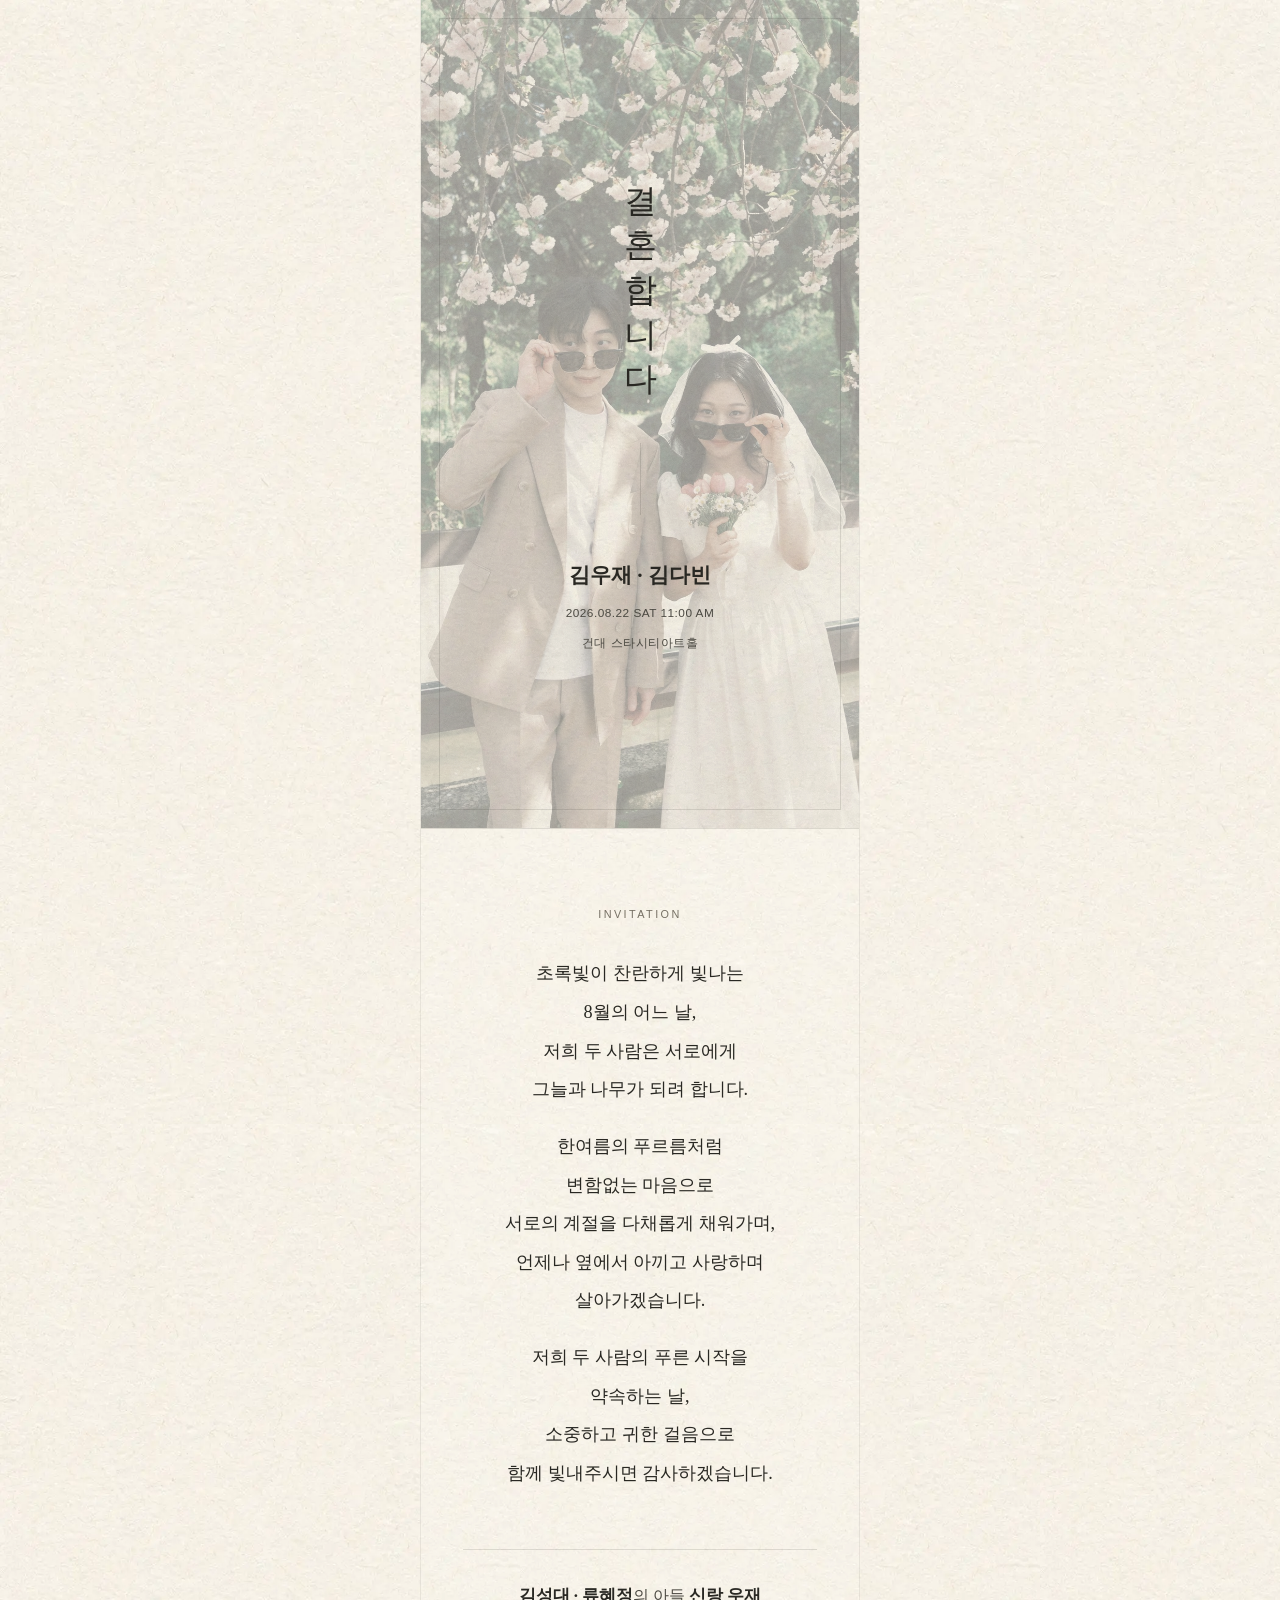
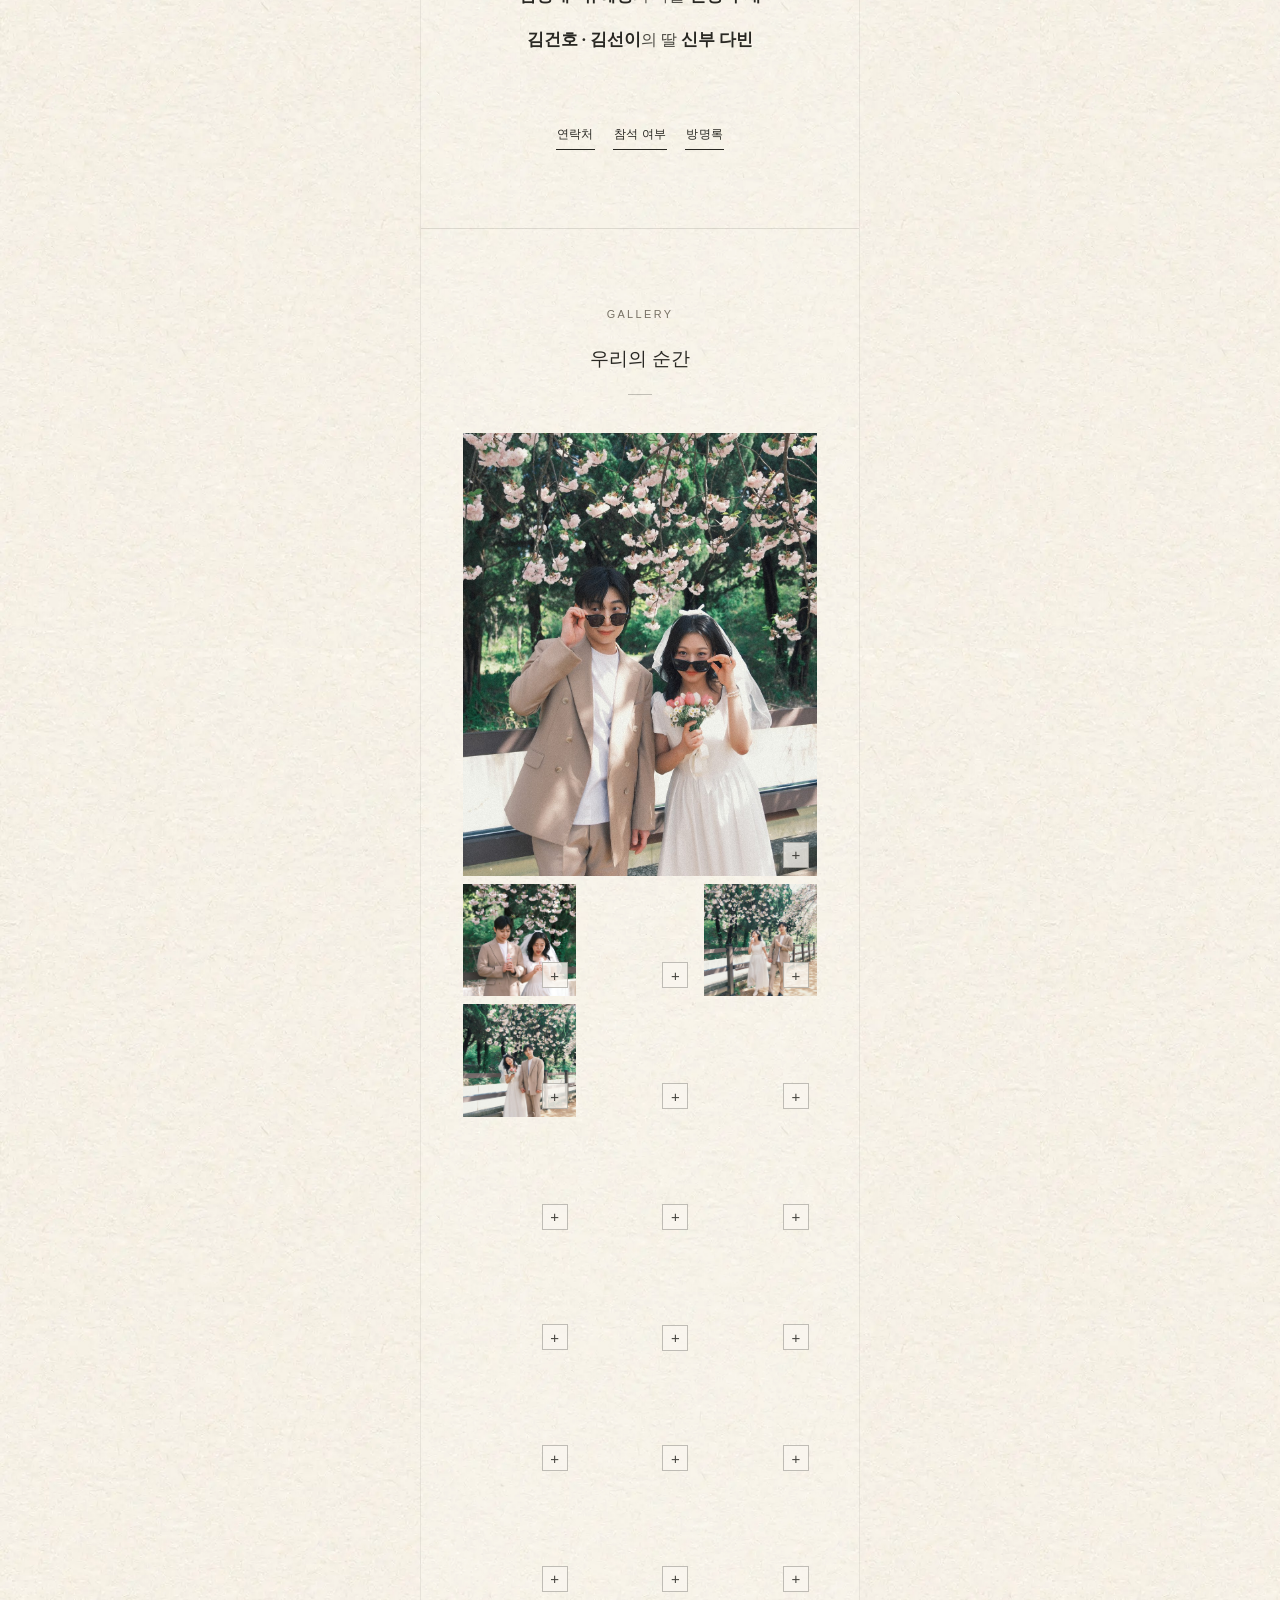
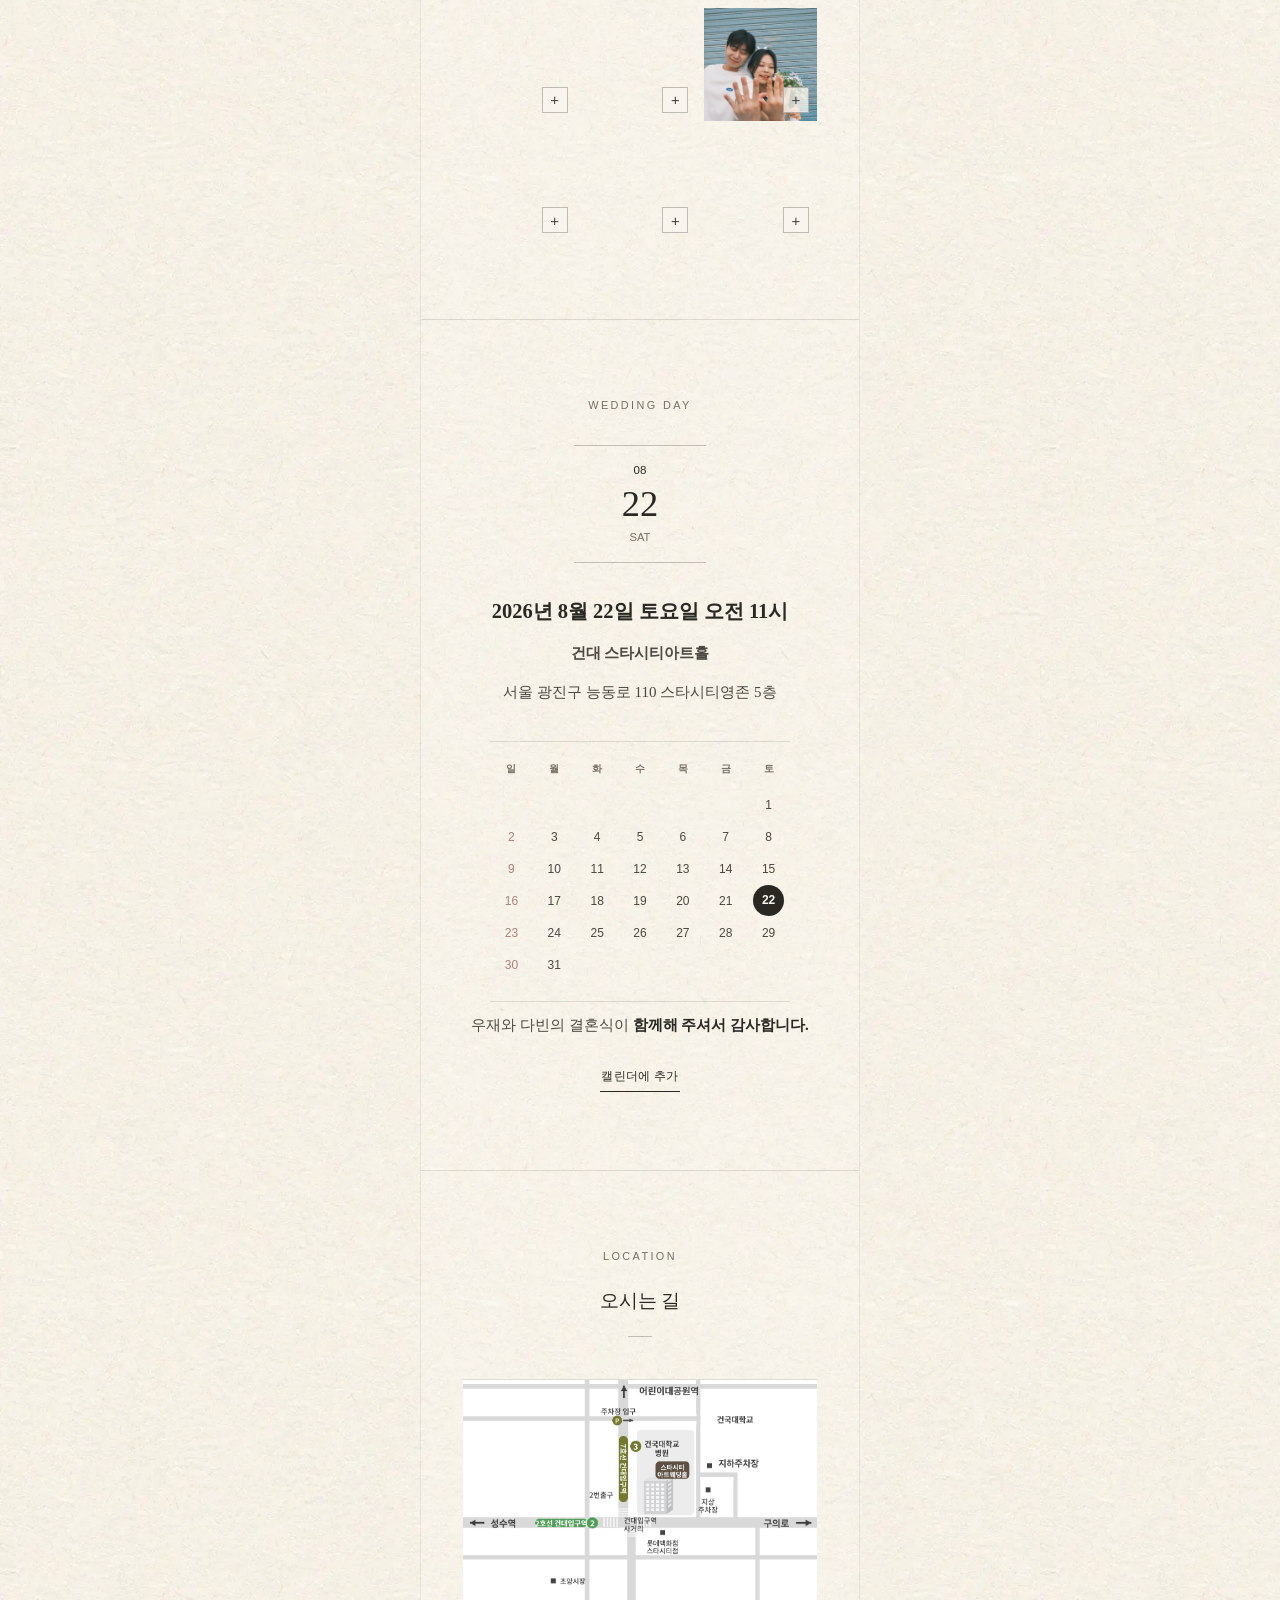
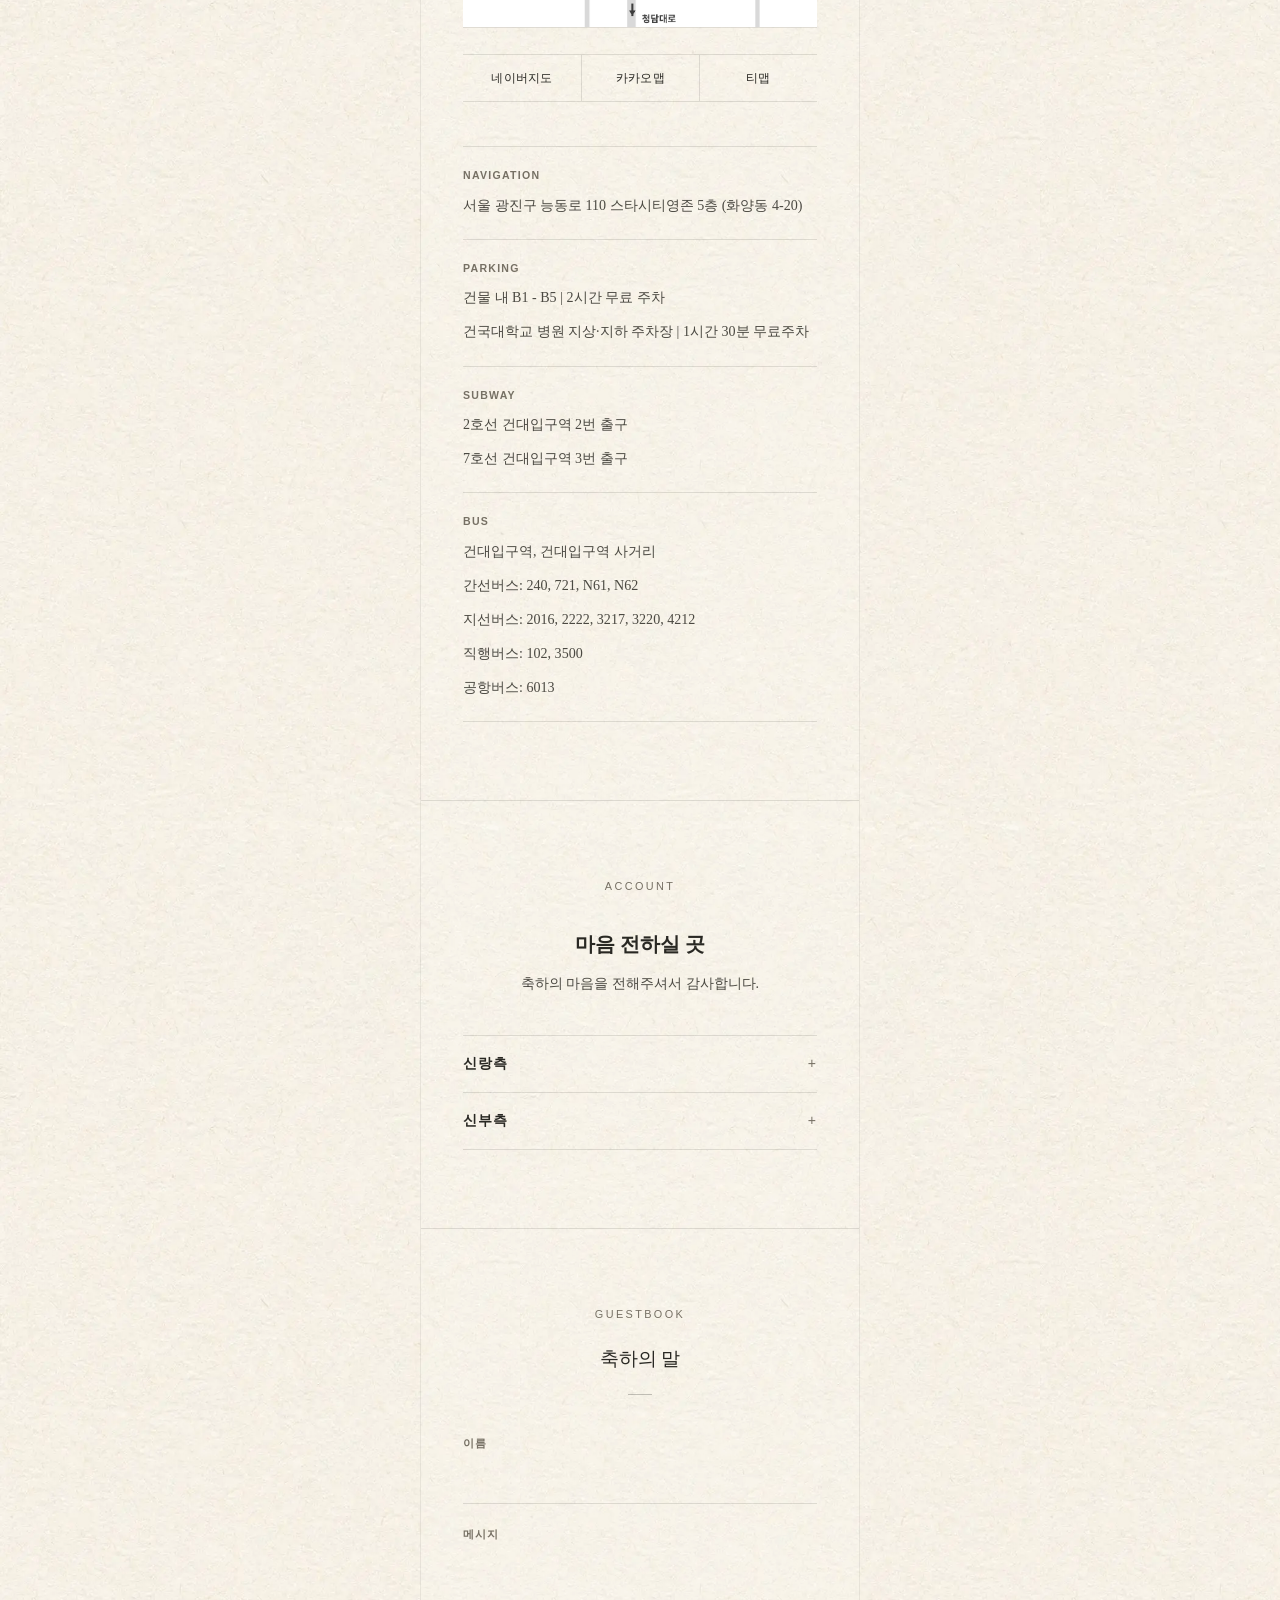
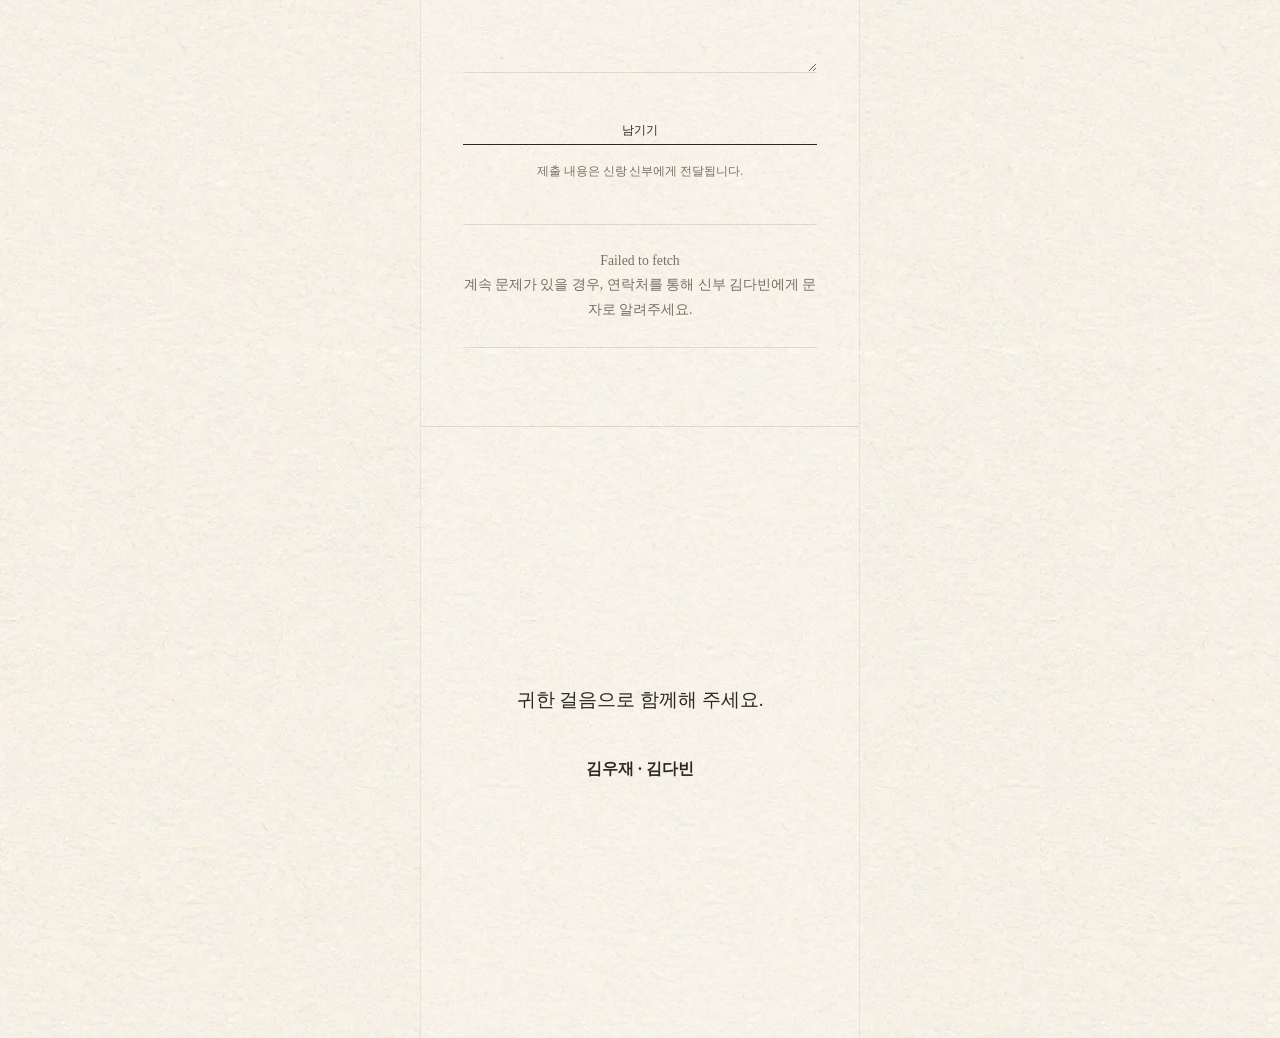
<file: index.html>
<!doctype html>
<html lang="ko">
  <head>
    <meta charset="utf-8" />
    <meta name="viewport" content="width=device-width, initial-scale=1" />
    <meta
      name="description"
      content="김우재와 김다빈의 모바일 청첩장. 2026년 8월 22일 토요일 오전 11시, 건대 스타시티아트홀."
    />
    <meta name="theme-color" content="#f4efe6" />
    <title>김우재 · 김다빈 결혼합니다</title>
    <link rel="preload" href="assets/paper-ivory.webp" as="image" type="image/webp" />
    <link rel="stylesheet" href="styles.css?v=20260629-reception-private1" />
  </head>
  <body>
    <main id="app" aria-label="김우재와 김다빈의 모바일 청첩장"></main>

    <dialog id="photoDialog" class="photo-dialog" aria-label="이미지 크게 보기">
      <button class="dialog-close" type="button" aria-label="이미지 닫기">닫기</button>
      <div class="photo-viewer">
        <button class="dialog-nav dialog-prev" type="button" aria-label="이전 사진" data-photo-prev>‹</button>
        <figure class="dialog-figure">
          <div class="dialog-image-stage">
            <img alt="" draggable="false" />
          </div>
          <figcaption class="dialog-counter" aria-live="polite"></figcaption>
        </figure>
        <button class="dialog-nav dialog-next" type="button" aria-label="다음 사진" data-photo-next>›</button>
        <button class="dialog-reset" type="button" data-photo-reset aria-label="이미지 원래 크기로 보기">원래 크기</button>
      </div>
    </dialog>

    <script src="script.js?v=20260809-gallery-correction1"></script>
  </body>
</html>
</file>
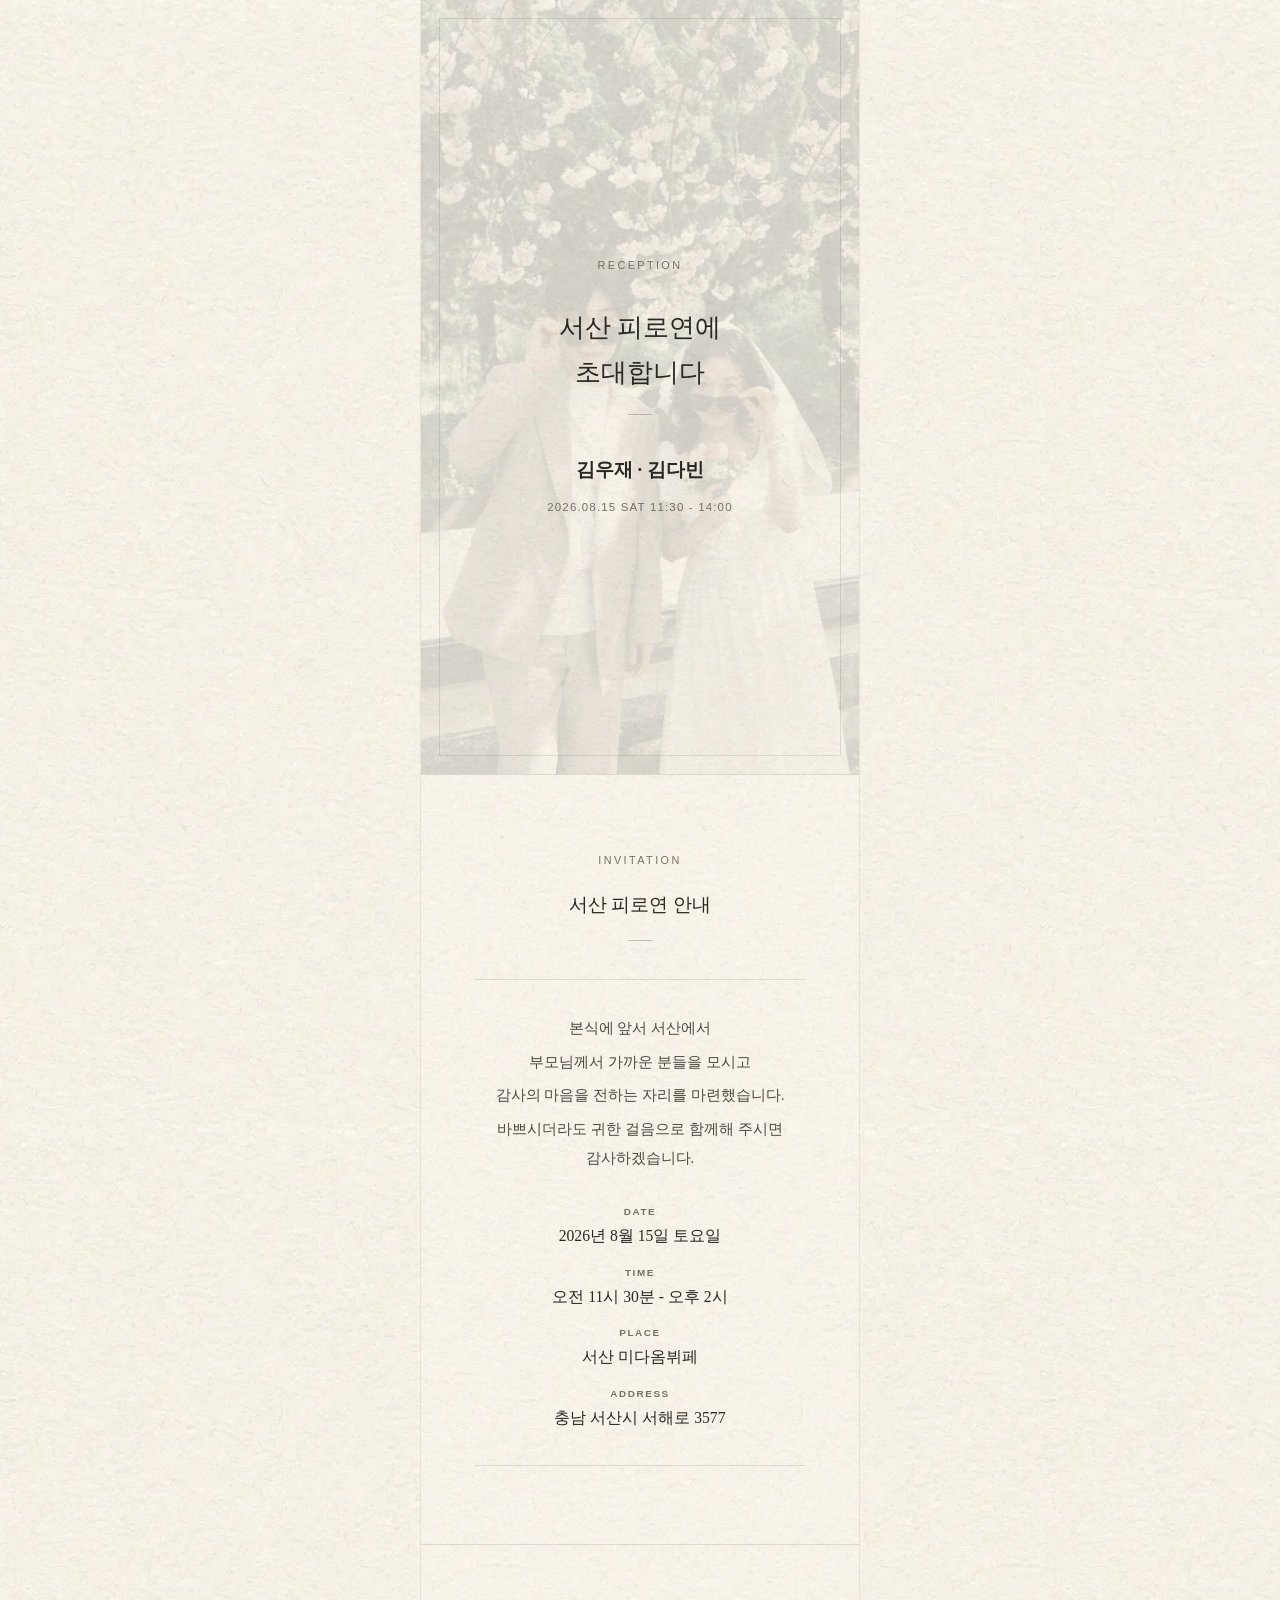
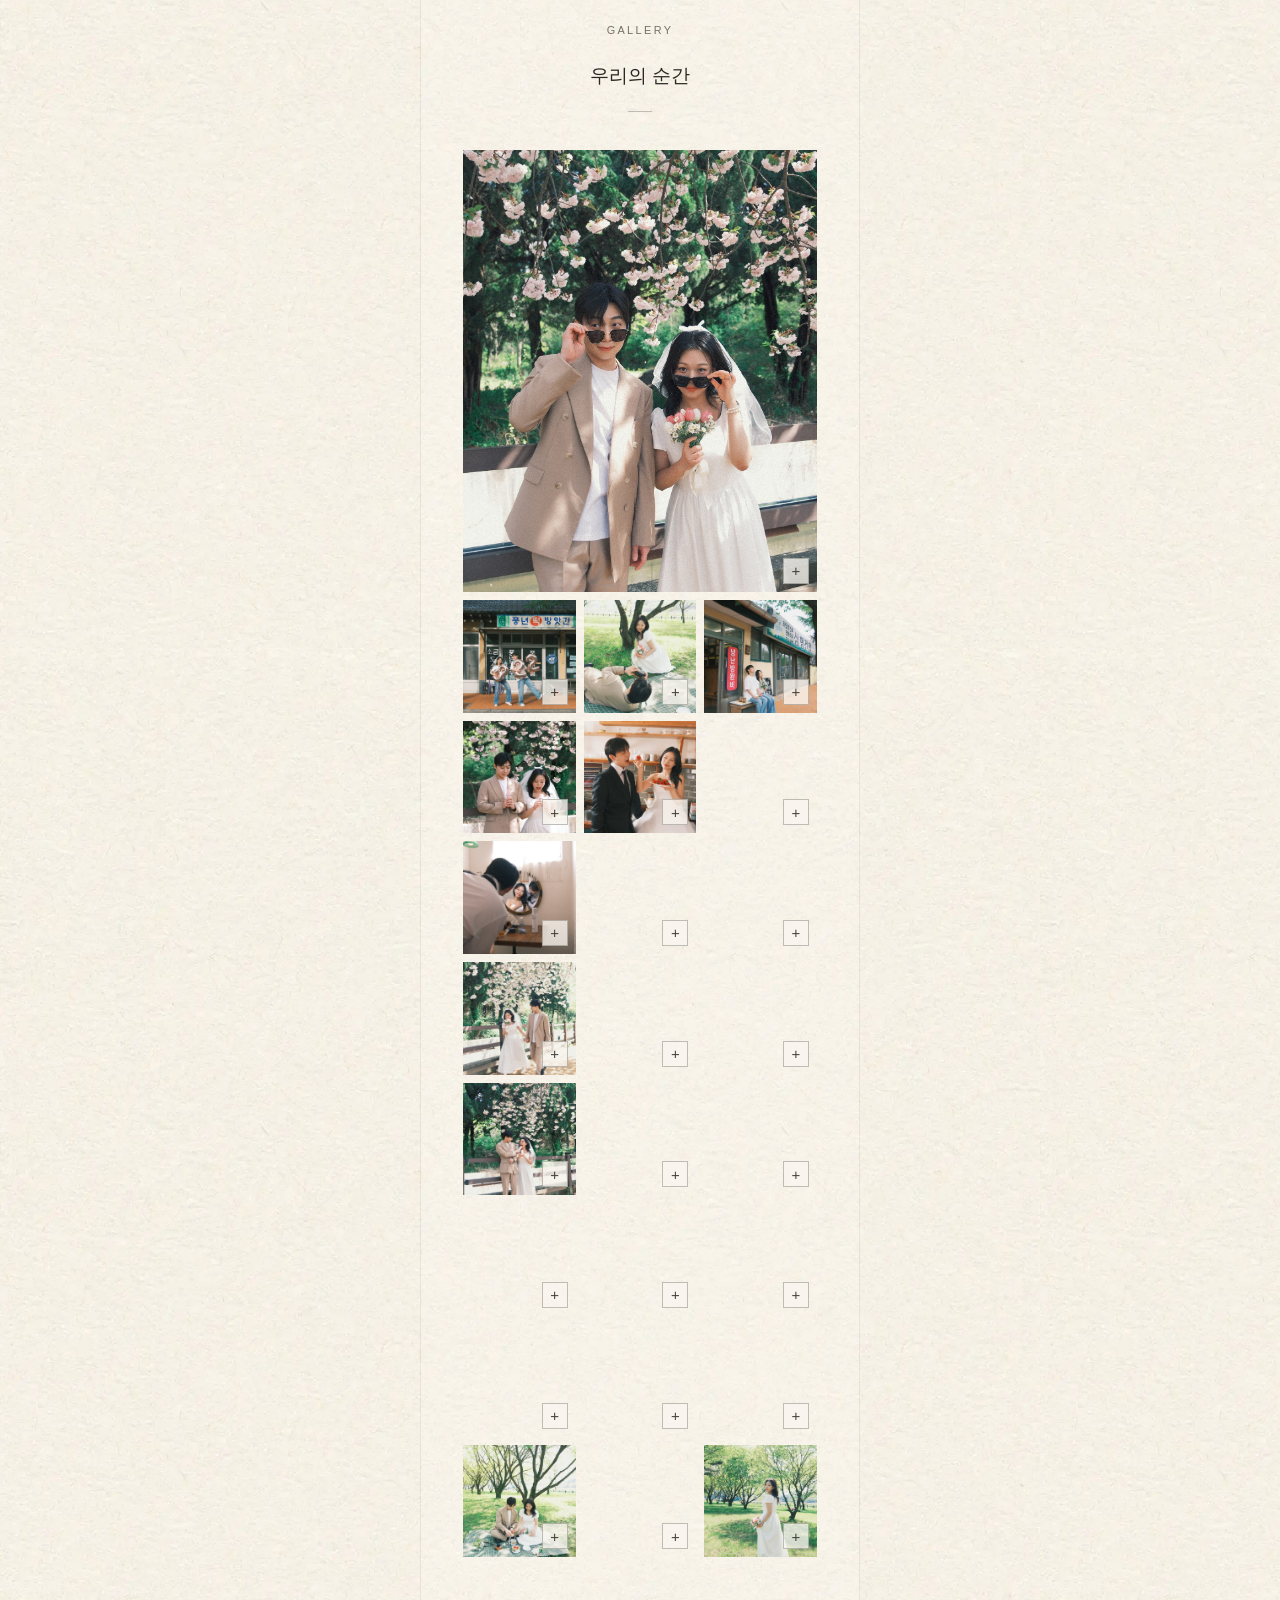
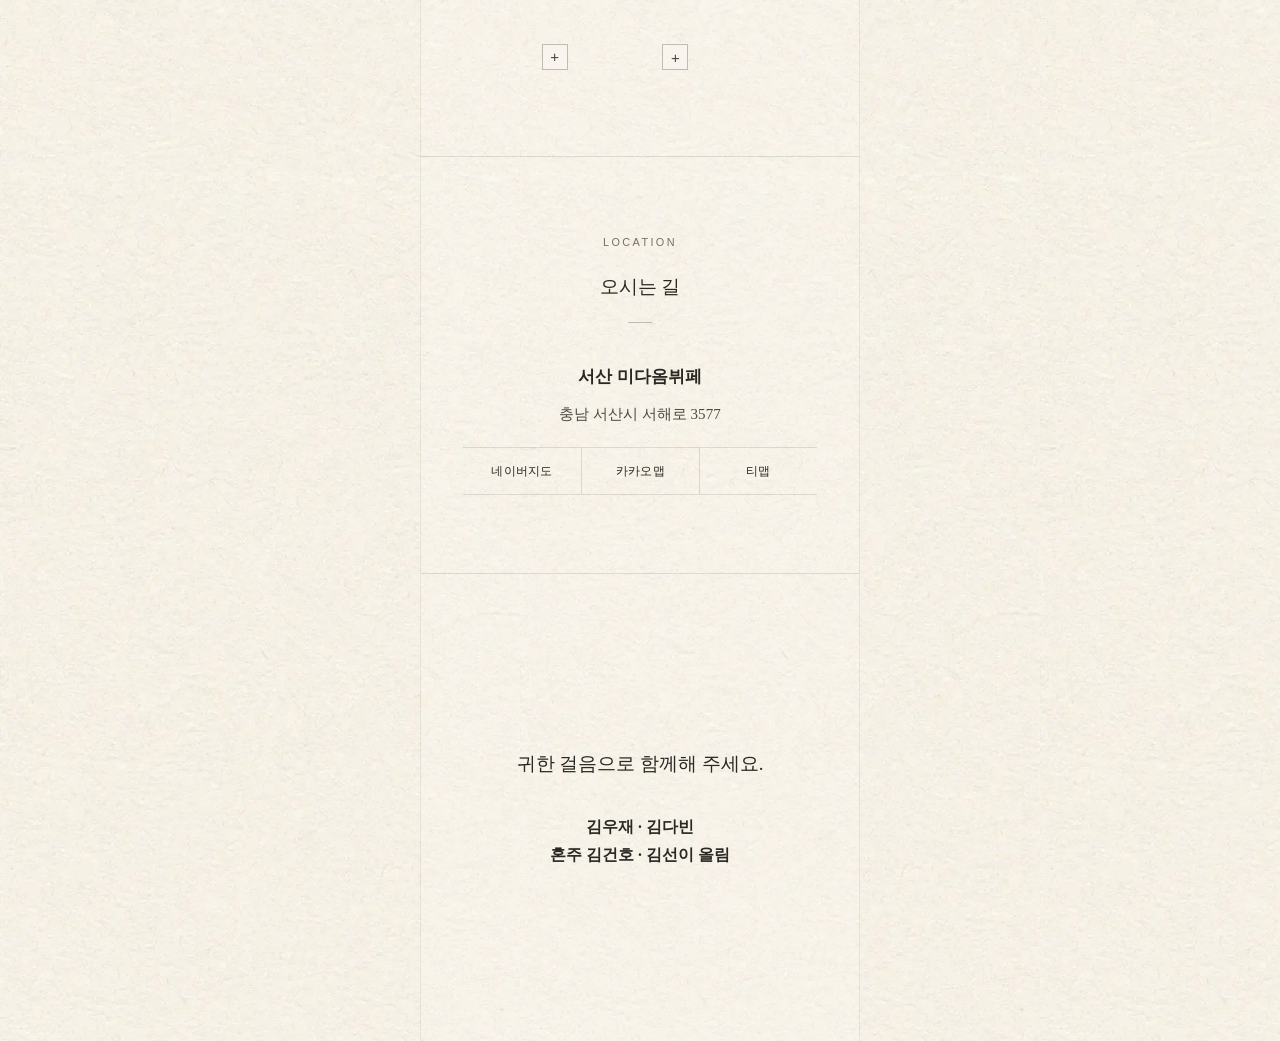
<file: reception/index.html>
<!doctype html>
<html lang="ko">
  <head>
    <meta charset="utf-8" />
    <meta name="viewport" content="width=device-width, initial-scale=1" />
    <meta
      name="description"
      content="김우재와 김다빈의 서산 피로연 안내. 2026년 8월 15일 토요일 오전 11시 30분부터 오후 2시까지, 서산 미다옴뷔페."
    />
    <meta name="theme-color" content="#f4efe6" />
    <title>서산 피로연 안내 | 김우재 · 김다빈</title>
    <link rel="preload" href="../assets/paper-ivory.webp" as="image" type="image/webp" />
    <link rel="preload" href="../assets/photos/photo-01.jpg" as="image" />
    <link rel="stylesheet" href="../styles.css?v=20260719-reception-gallery1" />
  </head>
  <body class="reception-page">
    <dialog id="photoDialog" class="photo-dialog" aria-label="이미지 크게 보기">
      <button class="dialog-close" type="button" aria-label="이미지 닫기">닫기</button>
      <div class="photo-viewer">
        <button class="dialog-nav dialog-prev" type="button" aria-label="이전 사진" data-photo-prev>‹</button>
        <figure class="dialog-figure">
          <div class="dialog-image-stage">
            <img alt="" draggable="false" />
          </div>
          <figcaption class="dialog-counter" aria-live="polite"></figcaption>
        </figure>
        <button class="dialog-nav dialog-next" type="button" aria-label="다음 사진" data-photo-next>›</button>
        <button class="dialog-reset" type="button" data-photo-reset aria-label="이미지 원래 크기로 보기">원래 크기</button>
      </div>
    </dialog>

    <main id="app" aria-label="김우재와 김다빈의 서산 피로연 안내">
      <section class="section reception-cover" aria-labelledby="receptionHeroTitle">
        <div class="reception-cover-photo" aria-hidden="true">
          <img src="../assets/photos/photo-01.jpg" alt="" />
        </div>
        <div class="reception-cover-inner">
          <p class="section-kicker">RECEPTION</p>
          <h1 id="receptionHeroTitle" class="reception-cover-title">서산 피로연에 초대합니다</h1>
          <div class="section-rule-small" aria-hidden="true"></div>
          <p class="reception-cover-names">김우재 · 김다빈</p>
          <p class="reception-cover-date">2026.08.15 SAT 11:30 - 14:00</p>
        </div>
      </section>

      <section class="section reception-main" aria-labelledby="receptionInfoTitle">
        <p id="receptionInfoTitle" class="section-kicker">INVITATION</p>
        <h2 class="section-title">서산 피로연 안내</h2>
        <div class="section-rule-small" aria-hidden="true"></div>
        <div class="reception-panel">
          <div class="reception-intro">
            <p>본식에 앞서 서산에서</p>
            <p>부모님께서 가까운 분들을 모시고</p>
            <p>감사의 마음을 전하는 자리를 마련했습니다.</p>
            <p>바쁘시더라도 귀한 걸음으로 함께해 주시면 감사하겠습니다.</p>
          </div>
          <dl class="reception-details">
            <div>
              <dt>DATE</dt>
              <dd>2026년 8월 15일 토요일</dd>
            </div>
            <div>
              <dt>TIME</dt>
              <dd>오전 11시 30분 - 오후 2시</dd>
            </div>
            <div>
              <dt>PLACE</dt>
              <dd>서산 미다옴뷔페</dd>
            </div>
            <div>
              <dt>ADDRESS</dt>
              <dd>충남 서산시 서해로 3577</dd>
            </div>
          </dl>
        </div>
      </section>

      <section class="section gallery reception-gallery" aria-labelledby="receptionGalleryTitle">
        <p id="receptionGalleryTitle" class="section-kicker">GALLERY</p>
        <h2 class="section-title">우리의 순간</h2>
        <div class="section-rule-small" aria-hidden="true"></div>
        <div class="photo-strip" data-reception-gallery aria-label="김우재와 김다빈 사진 갤러리"></div>
      </section>

      <section class="section reception-location" aria-labelledby="receptionLocationTitle">
        <p id="receptionLocationTitle" class="section-kicker">LOCATION</p>
        <h2 class="section-title">오시는 길</h2>
        <div class="section-rule-small" aria-hidden="true"></div>
        <div class="reception-location-copy">
          <p><strong>서산 미다옴뷔페</strong></p>
          <p>충남 서산시 서해로 3577</p>
        </div>
        <div class="nav-buttons reception-nav-buttons" aria-label="지도 앱으로 보기">
          <a
            class="nav-button"
            href="https://map.naver.com/p/search/%EC%B6%A9%EB%82%A8%20%EC%84%9C%EC%82%B0%EC%8B%9C%20%EC%84%9C%ED%95%B4%EB%A1%9C%203577%20%EB%AF%B8%EB%8B%A4%EC%98%B4%EB%B7%94%ED%8E%98"
            target="_blank"
            rel="noreferrer"
            >네이버지도</a
          >
          <a
            class="nav-button"
            href="https://map.kakao.com/link/search/%EC%B6%A9%EB%82%A8%20%EC%84%9C%EC%82%B0%EC%8B%9C%20%EC%84%9C%ED%95%B4%EB%A1%9C%203577%20%EB%AF%B8%EB%8B%A4%EC%98%B4%EB%B7%94%ED%8E%98"
            target="_blank"
            rel="noreferrer"
            >카카오맵</a
          >
          <a
            class="nav-button"
            href="tmap://search?name=%EC%B6%A9%EB%82%A8%20%EC%84%9C%EC%82%B0%EC%8B%9C%20%EC%84%9C%ED%95%B4%EB%A1%9C%203577%20%EB%AF%B8%EB%8B%A4%EC%98%B4%EB%B7%94%ED%8E%98"
            >티맵</a
          >
        </div>
      </section>

      <section class="section reception-closing" aria-label="마무리 인사">
        <p class="closing-message">귀한 걸음으로 함께해 주세요.</p>
        <p class="closing-names">
          김우재 · 김다빈<br />
          혼주 김건호 · 김선이 올림
        </p>
      </section>
    </main>
    <script src="reception.js?v=20260719-reception-gallery1"></script>
  </body>
</html>
</file>
<file: styles.css>
@font-face {
  font-family: "MaruBuri";
  src: url("https://hangeul.pstatic.net/hangeul_static/webfont/MaruBuri/MaruBuri-ExtraLight.woff2") format("woff2");
  font-weight: 200;
  font-display: swap;
}

@font-face {
  font-family: "MaruBuri";
  src: url("https://hangeul.pstatic.net/hangeul_static/webfont/MaruBuri/MaruBuri-Light.woff2") format("woff2");
  font-weight: 300;
  font-display: swap;
}

@font-face {
  font-family: "MaruBuri";
  src: url("https://hangeul.pstatic.net/hangeul_static/webfont/MaruBuri/MaruBuri-Regular.woff2") format("woff2");
  font-weight: 400;
  font-display: swap;
}

@font-face {
  font-family: "MaruBuri";
  src: url("https://hangeul.pstatic.net/hangeul_static/webfont/MaruBuri/MaruBuri-SemiBold.woff2") format("woff2");
  font-weight: 600;
  font-display: swap;
}

@font-face {
  font-family: "MaruBuri";
  src: url("https://hangeul.pstatic.net/hangeul_static/webfont/MaruBuri/MaruBuri-Bold.woff2") format("woff2");
  font-weight: 700;
  font-display: swap;
}

:root {
  color-scheme: light;
  --paper: #f4efe6;
  --paper-soft: #faf7f0;
  --ink: #292823;
  --ink-soft: #4b4942;
  --muted: #767064;
  --line: rgba(41, 40, 35, 0.13);
  --line-strong: rgba(41, 40, 35, 0.26);
  --wash: rgba(255, 252, 246, 0.34);
  --max: 440px;
  --side: clamp(24px, 7vw, 42px);
  --section-y: 78px;
  --serif: "MaruBuri", "Noto Serif KR", "AppleMyungjo", "Nanum Myeongjo", "Batang", Georgia, serif;
  --sans: -apple-system, BlinkMacSystemFont, "Segoe UI", sans-serif;
}

* {
  box-sizing: border-box;
}

html {
  min-width: 320px;
  background: var(--paper);
  letter-spacing: 0;
  scroll-behavior: auto;
}

body {
  min-height: 100vh;
  margin: 0;
  color: var(--ink);
  font-family: var(--serif);
  line-height: 1.85;
  background-color: var(--paper);
  background-image: image-set(
    url("assets/paper-ivory.webp") type("image/webp"),
    url("assets/paper-ivory.jpg") type("image/jpeg")
  );
  background-repeat: repeat;
  background-size: 430px auto;
  -webkit-font-smoothing: antialiased;
  text-rendering: optimizeLegibility;
}

body.is-dialog-locked {
  position: fixed;
  left: 0;
  right: 0;
  width: 100%;
  overflow: hidden;
}

body::before {
  position: fixed;
  inset: 0;
  z-index: -1;
  pointer-events: none;
  content: "";
  background: rgba(244, 239, 230, 0.22);
}

button,
a {
  color: inherit;
}

button {
  font: inherit;
}

img {
  display: block;
  max-width: 100%;
}

figure {
  margin: 0;
}

#app {
  width: min(100%, var(--max));
  margin: 0 auto;
  background: rgba(250, 247, 240, 0.18);
}

.section {
  position: relative;
  padding: var(--section-y) var(--side);
  border-top: 1px solid var(--line);
}

.section:first-child {
  border-top: 0;
}

.section-kicker {
  margin: 0 0 32px;
  color: var(--muted);
  font-family: var(--sans);
  font-size: 0.68rem;
  font-weight: 500;
  letter-spacing: 0.22em;
  line-height: 1.4;
  text-align: center;
}

.hero {
  min-height: 92svh;
  display: grid;
  align-items: center;
  padding-top: 48px;
  padding-bottom: 44px;
  overflow: hidden;
}

.hero::after {
  position: absolute;
  inset: 18px;
  z-index: 1;
  pointer-events: none;
  content: "";
  border: 1px solid rgba(41, 40, 35, 0.12);
}

.hero-photo {
  position: absolute;
  inset: 0;
  z-index: 0;
  display: none;
  opacity: 0.42;
  mix-blend-mode: multiply;
}

.hero.has-photo .hero-photo {
  display: block;
}

.hero-photo img {
  width: 100%;
  height: 100%;
  object-fit: cover;
  filter: grayscale(0.28) saturate(0.78) contrast(0.96) brightness(1);
}

.hero-inner {
  position: relative;
  z-index: 2;
  width: 100%;
  display: grid;
  justify-items: center;
  gap: 42px;
}

.hero-mark {
  display: flex;
  align-items: center;
  justify-content: center;
  min-height: 222px;
}

.vertical-title {
  margin: 0;
  display: inline-grid;
  gap: 0.34em;
  justify-items: center;
  color: var(--ink);
  font-size: clamp(1.6rem, 6.4vw, 2.08rem);
  font-weight: 400;
  line-height: 1;
  word-break: keep-all;
}

.couple-block {
  width: 100%;
  text-align: center;
}

.couple-names {
  margin: 0;
  font-size: clamp(1.1rem, 4.4vw, 1.34rem);
  font-weight: 600;
  line-height: 1.75;
}

.date-line,
.place-line {
  margin: 10px 0 0;
  color: var(--ink-soft);
  font-family: var(--sans);
  font-size: 0.74rem;
  letter-spacing: 0.04em;
  line-height: 1.65;
}

.hero-rule {
  width: 1px;
  height: 72px;
  background: var(--line);
}

.invitation-text {
  display: grid;
  gap: 18px;
  max-width: 18.5em;
  margin: 0 auto;
  text-align: center;
  font-size: clamp(1rem, 4.1vw, 1.14rem);
  line-height: 2.12;
  word-break: keep-all;
}

.invitation-text p {
  margin: 0;
}

.family {
  display: grid;
  gap: 12px;
  margin-top: 56px;
  padding-top: 30px;
  border-top: 1px solid var(--line);
  text-align: center;
}

.family-row {
  margin: 0;
  color: var(--ink-soft);
  font-size: clamp(0.91rem, 3.7vw, 1rem);
  line-height: 1.9;
}

.family-row strong {
  color: var(--ink);
  font-size: 1.06em;
  font-weight: 650;
}

.action-strip {
  display: flex;
  flex-wrap: wrap;
  justify-content: center;
  gap: 18px;
  margin-top: 42px;
}

.section-title {
  margin: -12px 0 0;
  color: var(--ink);
  font-size: clamp(1.02rem, 4vw, 1.18rem);
  font-weight: 500;
  line-height: 1.8;
  text-align: center;
}

.section-rule-small {
  width: 24px;
  height: 1px;
  margin: 18px auto 38px;
  background: var(--line-strong);
}

.photo-strip {
  display: grid;
  grid-template-columns: repeat(3, minmax(0, 1fr));
  gap: 8px;
}

.photo-strip.is-single {
  grid-template-columns: minmax(0, 1fr);
}

.photo-frame {
  margin: 0;
  background: transparent;
}

.photo-frame.is-featured {
  grid-column: 1 / -1;
}

.photo-button {
  position: relative;
  display: block;
  width: 100%;
  aspect-ratio: 1 / 1;
  padding: 0;
  border: 0;
  background: transparent;
  cursor: zoom-in;
  line-height: 0;
  overflow: hidden;
}

.photo-frame.is-featured .photo-button {
  aspect-ratio: 4 / 5;
}

.photo-button img {
  display: block;
  width: 100%;
  height: 100%;
  object-fit: cover;
  transition: transform 220ms ease;
}

.photo-button:not(.is-empty)::after {
  position: absolute;
  right: 8px;
  bottom: 8px;
  z-index: 1;
  display: grid;
  width: 24px;
  height: 24px;
  place-items: center;
  border: 1px solid rgba(41, 40, 35, 0.28);
  background: rgba(250, 247, 240, 0.78);
  color: rgba(41, 40, 35, 0.86);
  content: "+";
  font-family: var(--sans);
  font-size: 0.94rem;
  font-weight: 300;
  line-height: 1;
  pointer-events: none;
}

@media (hover: hover) {
  .photo-button:not(.is-empty):hover img {
    transform: scale(1.025);
  }
}

.photo-button.is-empty {
  cursor: default;
}

.photo-button.is-empty::before {
  position: absolute;
  inset: 10px;
  content: "";
  border: 1px solid rgba(41, 40, 35, 0.15);
  background-image: image-set(
    url("assets/paper-ivory.webp") type("image/webp"),
    url("assets/paper-ivory.jpg") type("image/jpeg")
  );
  background-size: 260px auto;
  filter: grayscale(1) contrast(0.82);
  opacity: 0.72;
}

.photo-button.is-empty::after {
  position: absolute;
  left: 50%;
  top: 19%;
  width: 1px;
  height: 62%;
  content: "";
  background: rgba(41, 40, 35, 0.17);
}

.event-panel {
  display: grid;
  justify-items: center;
  text-align: center;
}

.date-mark {
  width: min(132px, 54%);
  min-height: 118px;
  display: grid;
  justify-items: center;
  align-content: center;
  margin-bottom: 30px;
  border-top: 1px solid var(--line-strong);
  border-bottom: 1px solid var(--line-strong);
  color: var(--ink);
}

.date-mark .month {
  font-family: var(--sans);
  font-size: 0.72rem;
  line-height: 1;
}

.date-mark .day {
  margin-top: 8px;
  font-size: 2.28rem;
  font-weight: 500;
  line-height: 1.05;
}

.date-mark .weekday {
  margin-top: 9px;
  color: var(--muted);
  font-family: var(--sans);
  font-size: 0.7rem;
  line-height: 1;
}

.event-copy h2 {
  margin: 0;
  font-size: clamp(1.08rem, 4.3vw, 1.28rem);
  font-weight: 650;
  line-height: 1.8;
}

.event-copy p {
  margin: 9px 0 0;
  color: var(--ink-soft);
  font-size: 0.94rem;
  line-height: 1.95;
  word-break: keep-all;
}

.calendar-block {
  max-width: 300px;
  margin: 34px auto 0;
  padding: 22px 0 20px;
  border-top: 1px solid var(--line);
  border-bottom: 1px solid var(--line);
}

.calendar-weekdays,
.calendar-grid {
  display: grid;
  grid-template-columns: repeat(7, minmax(0, 1fr));
}

.calendar-weekdays {
  margin-bottom: 15px;
  color: var(--muted);
  font-family: var(--sans);
  font-size: 0.62rem;
  font-weight: 600;
  line-height: 1;
}

.calendar-day {
  min-height: 32px;
  display: grid;
  place-items: center;
  color: var(--ink-soft);
  font-family: var(--sans);
  font-size: 0.75rem;
  line-height: 1;
}

.calendar-day.is-sunday {
  color: rgba(137, 89, 80, 0.72);
}

.calendar-day.is-selected {
  width: 31px;
  height: 31px;
  min-height: 31px;
  justify-self: center;
  border-radius: 50%;
  background: var(--ink);
  color: var(--paper-soft);
  font-weight: 600;
}

.dday-line {
  margin-top: 20px;
  color: var(--muted);
  font-size: 0.82rem;
}

.dday-line strong {
  color: var(--ink);
  font-weight: 600;
}

.reception-panel {
  max-width: 330px;
  margin: 0 auto;
  padding: 30px 0 28px;
  border-top: 1px solid var(--line);
  border-bottom: 1px solid var(--line);
  text-align: center;
}

.reception-intro {
  display: grid;
  gap: 6px;
  margin-bottom: 30px;
}

.reception-intro p {
  margin: 0;
  color: var(--ink-soft);
  font-size: 0.94rem;
  line-height: 1.9;
  word-break: keep-all;
}

.reception-details {
  display: grid;
  gap: 17px;
  margin: 0;
}

.reception-details div {
  display: grid;
  gap: 5px;
}

.reception-details dt {
  margin: 0;
  color: var(--muted);
  font-family: var(--sans);
  font-size: 0.62rem;
  font-weight: 600;
  letter-spacing: 0.16em;
  line-height: 1.2;
}

.reception-details dd {
  margin: 0;
  color: var(--ink);
  font-size: 0.98rem;
  font-weight: 500;
  line-height: 1.7;
  word-break: keep-all;
}

.reception-page #app {
  min-height: 100vh;
}

.reception-cover {
  min-height: 86svh;
  display: grid;
  align-content: center;
  justify-items: center;
  overflow: hidden;
  text-align: center;
}

.reception-cover::after {
  position: absolute;
  inset: 18px;
  z-index: 1;
  pointer-events: none;
  content: "";
  border: 1px solid rgba(41, 40, 35, 0.12);
}

.reception-cover-photo {
  position: absolute;
  inset: 0;
  z-index: 0;
  opacity: 0.18;
  mix-blend-mode: multiply;
}

.reception-cover-photo img {
  width: 100%;
  height: 100%;
  object-fit: cover;
  filter: grayscale(0.35) saturate(0.7) contrast(0.96) brightness(1.04);
}

.reception-cover-inner {
  position: relative;
  z-index: 2;
  display: grid;
  justify-items: center;
}

.reception-cover-title {
  max-width: 8em;
  margin: 0;
  color: var(--ink);
  font-size: clamp(1.3rem, 5.2vw, 1.62rem);
  font-weight: 500;
  line-height: 1.75;
  text-align: center;
  word-break: keep-all;
}

.reception-cover-names {
  margin: 0;
  font-size: clamp(1.02rem, 4vw, 1.18rem);
  font-weight: 600;
  line-height: 1.8;
}

.reception-cover-date {
  margin: 11px 0 0;
  color: var(--muted);
  font-family: var(--sans);
  font-size: 0.72rem;
  letter-spacing: 0.1em;
  line-height: 1.6;
}

.reception-main .reception-panel {
  padding-top: 34px;
  padding-bottom: 34px;
}

.reception-main .reception-intro {
  gap: 5px;
  margin-bottom: 34px;
}

.reception-location-copy {
  text-align: center;
}

.reception-location-copy p {
  margin: 7px 0 0;
  color: var(--ink-soft);
  font-size: 0.94rem;
  line-height: 1.9;
  word-break: keep-all;
}

.reception-location-copy p:first-child {
  margin-top: 0;
}

.reception-location-copy strong {
  color: var(--ink);
  font-size: 1.06rem;
  font-weight: 600;
}

.reception-nav-buttons {
  margin-top: 32px;
}

.reception-closing {
  min-height: 52svh;
  display: grid;
  align-content: center;
  justify-items: center;
  text-align: center;
}

.reception-closing .closing-names {
  margin-top: 30px;
}

.line-button,
.nav-button,
.copy-button {
  display: inline-flex;
  min-height: 30px;
  align-items: center;
  justify-content: center;
  padding: 5px 1px 4px;
  border: 0;
  border-bottom: 1px solid currentColor;
  border-radius: 0;
  background: transparent;
  color: var(--ink);
  font-family: var(--sans);
  font-size: 0.76rem;
  letter-spacing: 0.02em;
  line-height: 1.3;
  text-decoration: none;
  cursor: pointer;
}

.line-button {
  margin-top: 22px;
}

.line-button:focus-visible,
.nav-button:focus-visible,
.copy-button:focus-visible,
.map-panel:focus-visible,
.photo-button:focus-visible,
.dialog-close:focus-visible,
.dialog-reset:focus-visible,
.dialog-nav:focus-visible {
  outline: 2px solid rgba(41, 40, 35, 0.72);
  outline-offset: 3px;
}

.map-panel {
  width: 100%;
  margin-top: 4px;
  padding: 0;
  border: 0;
  border-top: 1px solid var(--line);
  border-bottom: 1px solid var(--line);
  background: var(--wash);
  overflow: hidden;
  cursor: zoom-in;
}

.map-image {
  width: 100%;
  height: auto;
  display: block;
}

.nav-buttons {
  display: grid;
  grid-template-columns: repeat(3, minmax(0, 1fr));
  gap: 0;
  margin-top: 18px;
  border-top: 1px solid var(--line);
  border-bottom: 1px solid var(--line);
}

.nav-button {
  min-height: 46px;
  border-bottom: 0;
}

.nav-button + .nav-button {
  border-left: 1px solid var(--line);
}

.way-list {
  display: grid;
  gap: 0;
  margin: 44px 0 0;
}

.way-item {
  display: block;
  padding: 20px 0 21px;
  border-top: 1px solid var(--line);
}

.way-item:last-child {
  border-bottom: 1px solid var(--line);
}

.way-item dt {
  margin: 0 0 8px;
  color: var(--muted);
  font-family: var(--sans);
  font-size: 0.66rem;
  font-weight: 600;
  letter-spacing: 0.12em;
  line-height: 1.55;
}

.way-item dd {
  min-width: 0;
  margin: 0;
  color: var(--ink-soft);
  font-size: 0.88rem;
  line-height: 1.86;
  overflow-wrap: anywhere;
  word-break: keep-all;
}

.way-item p {
  margin: 0;
}

.way-item p + p {
  margin-top: 8px;
}

.gift {
  text-align: center;
}

.gift-title {
  margin: 0;
  font-size: clamp(1.06rem, 4.2vw, 1.22rem);
  font-weight: 600;
  line-height: 1.8;
}

.gift-note {
  margin: 8px 0 0;
  color: var(--ink-soft);
  font-size: 0.88rem;
  line-height: 1.9;
}

.gift-groups {
  display: grid;
  gap: 0;
  margin-top: 38px;
}

.gift-group {
  border-top: 1px solid var(--line);
  text-align: left;
}

.gift-group:last-child {
  border-bottom: 1px solid var(--line);
}

.gift-group summary {
  min-height: 56px;
  display: flex;
  align-items: center;
  justify-content: space-between;
  color: var(--ink);
  font-size: 0.9rem;
  font-weight: 600;
  letter-spacing: 0.08em;
  line-height: 1.5;
  cursor: pointer;
  list-style: none;
  outline: none;
}

.gift-group summary::-webkit-details-marker {
  display: none;
}

.gift-group summary:focus-visible {
  outline: 2px solid rgba(41, 40, 35, 0.72);
  outline-offset: 3px;
}

.gift-group summary::after {
  content: "+";
  color: var(--muted);
  font-family: var(--sans);
  font-size: 0.88rem;
  font-weight: 400;
}

.gift-group[open] summary::after {
  content: "-";
}

.gift-list {
  display: grid;
  gap: 0;
  padding-bottom: 18px;
}

.gift-row {
  display: grid;
  grid-template-columns: minmax(0, 1fr) auto;
  gap: 8px 14px;
  align-items: start;
  padding: 18px 0;
  border-top: 1px solid rgba(41, 40, 35, 0.12);
}

.gift-row.is-pending {
  grid-template-columns: minmax(0, 1fr);
}

.gift-person {
  min-width: 0;
  display: flex;
  flex-wrap: wrap;
  gap: 5px 8px;
  align-items: baseline;
}

.gift-role {
  color: var(--muted);
  font-family: var(--sans);
  font-size: 0.64rem;
  font-weight: 600;
  letter-spacing: 0.08em;
  line-height: 1.4;
}

.gift-person strong {
  color: var(--ink);
  font-size: 0.93rem;
  font-weight: 600;
  line-height: 1.45;
}

.gift-account {
  grid-column: 1 / -1;
  display: grid;
  gap: 3px;
  color: var(--ink-soft);
  font-size: 0.84rem;
  line-height: 1.62;
  word-break: break-all;
}

.gift-pending {
  color: var(--muted);
  font-family: var(--sans);
  font-size: 0.78rem;
}

.copy-button {
  min-height: 26px;
  padding: 2px 1px 3px;
  justify-self: end;
  font-size: 0.7rem;
}

.guestbook {
  text-align: center;
}

.guestbook-form,
.dialog-panel {
  display: grid;
  gap: 20px;
}

.guestbook-form {
  margin-top: 6px;
  text-align: left;
}

.guestbook-form label,
.dialog-panel label {
  display: grid;
  gap: 8px;
  color: var(--muted);
  font-family: var(--sans);
  font-size: 0.68rem;
  font-weight: 600;
  letter-spacing: 0.08em;
}

.guestbook-form input,
.guestbook-form textarea,
.dialog-panel input[type="text"],
.dialog-panel textarea,
.dialog-panel select {
  width: 100%;
  min-height: 42px;
  padding: 8px 0;
  border: 0;
  border-bottom: 1px solid var(--line);
  border-radius: 0;
  background: transparent;
  color: var(--ink);
  font-family: var(--serif);
  font-size: 0.96rem;
  line-height: 1.7;
  outline: none;
}

.guestbook-form textarea,
.dialog-panel textarea {
  resize: vertical;
}

.guestbook-form input:focus,
.guestbook-form textarea:focus,
.dialog-panel input[type="text"]:focus,
.dialog-panel textarea:focus,
.dialog-panel select:focus {
  border-color: var(--line-strong);
}

.form-note {
  margin: -4px 0 0;
  color: var(--muted);
  font-size: 0.72rem;
  line-height: 1.75;
  text-align: center;
}

.guestbook-list {
  display: grid;
  gap: 0;
  margin-top: 42px;
  text-align: left;
  border-top: 1px solid var(--line);
  border-bottom: 1px solid var(--line);
}

.guestbook-empty {
  margin: 0;
  padding: 24px 0;
  color: var(--muted);
  font-size: 0.86rem;
  line-height: 1.8;
  text-align: center;
}

.guestbook-message {
  padding: 20px 0;
  border-top: 1px solid var(--line);
}

.guestbook-message:first-child {
  border-top: 0;
}

.guestbook-message header {
  display: flex;
  align-items: baseline;
  justify-content: space-between;
  gap: 14px;
}

.guestbook-message strong {
  color: var(--ink);
  font-size: 0.94rem;
  font-weight: 600;
}

.guestbook-message time {
  color: var(--muted);
  font-family: var(--sans);
  font-size: 0.66rem;
}

.guestbook-message p {
  margin: 10px 0 0;
  color: var(--ink-soft);
  font-size: 0.9rem;
  line-height: 1.85;
  word-break: keep-all;
}

.closing {
  min-height: 68svh;
  display: grid;
  align-content: center;
  justify-items: center;
  text-align: center;
}

.closing-message {
  margin: 0;
  font-size: clamp(1.04rem, 4vw, 1.18rem);
  line-height: 2;
}

.closing-names {
  margin: 36px 0 0;
  font-size: 0.98rem;
  font-weight: 600;
  line-height: 1.8;
}

.photo-dialog {
  width: min(calc(100vw - 28px), 520px);
  max-height: calc(100svh - 34px);
  padding: 0;
  border: 1px solid rgba(41, 40, 35, 0.42);
  background: var(--paper-soft);
  color: var(--ink);
  overflow: hidden;
  overscroll-behavior: contain;
  touch-action: none;
}

.photo-dialog::backdrop {
  background: rgba(24, 23, 20, 0.58);
}

.photo-viewer {
  position: relative;
}

.dialog-figure {
  margin: 0;
}

.dialog-image-stage {
  display: flex;
  align-items: center;
  justify-content: center;
  overflow: hidden;
  touch-action: none;
  cursor: zoom-in;
  overscroll-behavior: contain;
}

.photo-dialog.is-zoomed .dialog-image-stage {
  cursor: grab;
}

.photo-dialog.is-dragging .dialog-image-stage {
  cursor: grabbing;
}

.photo-dialog img {
  display: block;
  width: 100%;
  height: auto;
  max-height: calc(100svh - 118px);
  object-fit: contain;
  transform: translate3d(var(--photo-x, 0px), var(--photo-y, 0px), 0) scale(var(--photo-scale, 1));
  transform-origin: center center;
  transition: transform 160ms ease;
  user-select: none;
  -webkit-user-drag: none;
}

.photo-dialog.is-gesture-active img,
.photo-dialog.is-dragging img {
  transition: none;
}

.photo-dialog.is-zoomed .dialog-nav {
  opacity: 0.34;
}

.photo-dialog.is-single-photo .dialog-nav {
  display: none;
}

.dialog-reset {
  position: absolute;
  right: 12px;
  bottom: 48px;
  z-index: 3;
  display: none;
  min-height: 32px;
  padding: 0 12px 1px;
  border: 1px solid rgba(41, 40, 35, 0.24);
  background: rgba(250, 247, 240, 0.86);
  color: var(--ink);
  font-family: var(--sans);
  font-size: 0.72rem;
  letter-spacing: 0.02em;
  cursor: pointer;
}

.photo-dialog.is-zoomed .dialog-reset {
  display: block;
}

.dialog-counter {
  min-height: 36px;
  border-top: 1px solid var(--line);
  color: var(--muted);
  font-family: var(--sans);
  font-size: 0.72rem;
  letter-spacing: 0.08em;
  line-height: 36px;
  text-align: center;
}

.dialog-nav {
  position: absolute;
  top: 50%;
  z-index: 2;
  width: 38px;
  height: 54px;
  padding: 0;
  border: 1px solid rgba(41, 40, 35, 0.22);
  background: rgba(250, 247, 240, 0.78);
  color: var(--ink);
  font-family: var(--serif);
  font-size: 2rem;
  font-weight: 200;
  line-height: 1;
  transform: translateY(-50%);
  cursor: pointer;
}

.dialog-prev {
  left: 0;
  border-left: 0;
}

.dialog-next {
  right: 0;
  border-right: 0;
}

.dialog-close {
  width: 100%;
  min-height: 42px;
  border: 0;
  border-bottom: 1px solid var(--line);
  background: var(--paper-soft);
  color: var(--ink);
  font-family: var(--sans);
  font-size: 0.78rem;
  cursor: pointer;
}

.form-dialog {
  width: min(calc(100vw - 34px), 430px);
  max-height: calc(100svh - 34px);
  padding: 0;
  border: 1px solid rgba(41, 40, 35, 0.34);
  background: var(--paper-soft);
  color: var(--ink);
  overflow: auto;
}

.form-dialog::backdrop {
  background: rgba(24, 23, 20, 0.44);
}

.dialog-panel {
  padding: 34px 28px 32px;
  background-image: image-set(
    url("assets/paper-ivory.webp") type("image/webp"),
    url("assets/paper-ivory.jpg") type("image/jpeg")
  );
  background-size: 430px auto;
}

.dialog-text-close {
  justify-self: end;
  padding: 0 0 4px;
  border: 0;
  border-bottom: 1px solid currentColor;
  background: transparent;
  color: var(--muted);
  font-family: var(--sans);
  font-size: 0.72rem;
  cursor: pointer;
}

.dialog-title {
  margin: -14px 0 0;
  font-size: 1.08rem;
  font-weight: 500;
  line-height: 1.8;
  text-align: center;
}

.form-grid {
  display: grid;
  grid-template-columns: minmax(0, 1fr) 112px;
  gap: 18px;
}

.form-fieldset {
  min-width: 0;
  display: grid;
  gap: 14px;
  margin: 0;
  padding: 16px 0;
  border: 0;
  border-top: 1px solid var(--line);
  border-bottom: 1px solid var(--line);
}

.form-fieldset legend {
  color: var(--muted);
  font-family: var(--sans);
  font-size: 0.68rem;
  font-weight: 600;
  letter-spacing: 0.08em;
}

.choice-grid {
  display: grid;
  grid-template-columns: repeat(2, minmax(0, 1fr));
  gap: 12px 16px;
}

.choice-grid.is-three {
  grid-template-columns: repeat(3, minmax(0, 1fr));
}

.choice-line {
  display: inline-grid;
  grid-template-columns: auto minmax(0, 1fr);
  gap: 8px;
  align-items: center;
  justify-content: start;
  color: var(--ink-soft);
  font-family: var(--serif);
  font-size: 0.9rem;
  font-weight: 400;
  letter-spacing: 0;
}

.choice-line input {
  accent-color: var(--ink);
}

.choice-text {
  min-width: 0;
}

.dialog-submit {
  justify-self: center;
  margin-top: 4px;
}

.contact-groups {
  display: grid;
  gap: 26px;
}

.contact-group h3 {
  margin: 0 0 12px;
  color: var(--ink);
  font-size: 0.94rem;
  font-weight: 600;
  line-height: 1.7;
}

.contact-list {
  border-top: 1px solid var(--line);
}

.contact-row {
  display: flex;
  min-height: 54px;
  align-items: center;
  justify-content: space-between;
  gap: 14px;
  border-bottom: 1px solid var(--line);
}

.contact-row p {
  margin: 0;
  color: var(--ink-soft);
  font-size: 0.9rem;
  line-height: 1.7;
}

.contact-row span {
  color: var(--muted);
  font-size: 0.84em;
}

.contact-row strong {
  color: var(--ink);
  font-weight: 600;
}

.contact-actions {
  display: flex;
  flex: 0 0 auto;
  gap: 12px;
}

.contact-pending {
  flex: 0 0 auto;
  color: var(--muted);
  font-family: var(--sans);
  font-size: 0.7rem;
}

.toast {
  position: fixed;
  left: 50%;
  bottom: 24px;
  z-index: 20;
  max-width: min(310px, calc(100vw - 42px));
  padding: 11px 16px;
  border: 1px solid rgba(41, 40, 35, 0.18);
  background: rgba(250, 247, 240, 0.94);
  color: var(--ink);
  font-family: var(--sans);
  font-size: 0.78rem;
  line-height: 1.5;
  text-align: center;
  opacity: 0;
  pointer-events: none;
  transform: translate(-50%, 12px);
  transition:
    opacity 180ms ease,
    transform 180ms ease;
}

.toast.is-visible {
  opacity: 1;
  transform: translate(-50%, 0);
}

@media (max-width: 370px) {
  :root {
    --side: 22px;
    --section-y: 72px;
  }

  .date-mark {
    min-height: 104px;
  }

  .date-mark .day {
    font-size: 2rem;
  }

  .nav-button {
    font-size: 0.72rem;
  }

  .form-grid {
    grid-template-columns: minmax(0, 1fr);
  }

  .choice-grid,
  .choice-grid.is-three {
    grid-template-columns: minmax(0, 1fr);
  }
}

@media (min-width: 720px) {
  body {
    background-size: 520px auto;
  }

  #app {
    border-left: 1px solid rgba(41, 40, 35, 0.08);
    border-right: 1px solid rgba(41, 40, 35, 0.08);
  }
}

@media (prefers-reduced-motion: reduce) {
  html {
    scroll-behavior: auto;
  }
}
</file>
